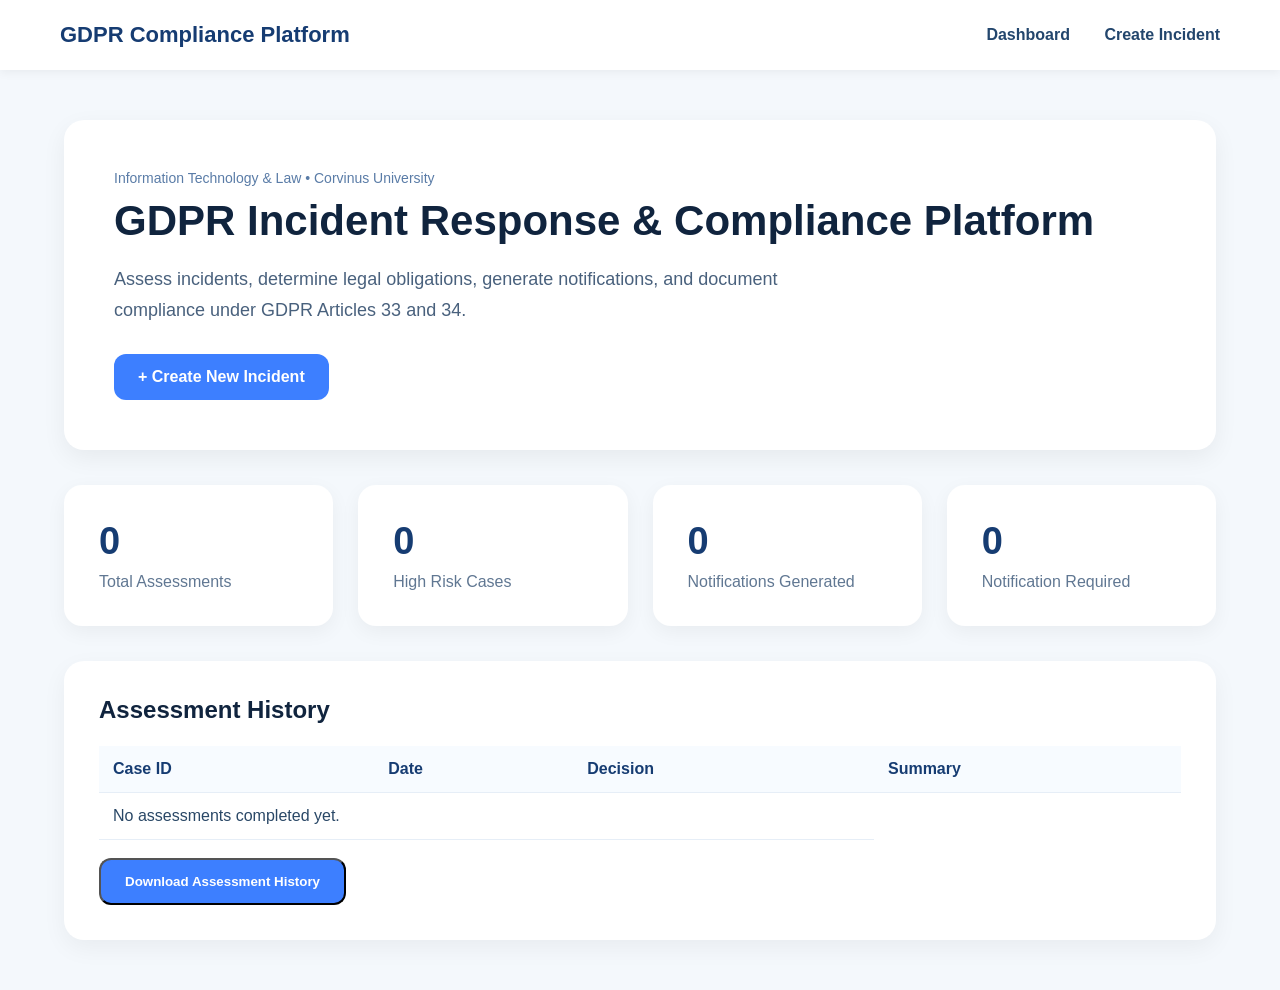
<file: index.html>
<!DOCTYPE html>
<html lang="en">
<head>
  <meta charset="UTF-8">
  <meta name="viewport" content="width=device-width, initial-scale=1">
  <title>GDPR Incident Response & Compliance Platform</title>
  <link rel="stylesheet" href="style.css">
</head>
<body>

  <header class="navbar">
    <div class="logo">
      <h2>GDPR Compliance Platform</h2>
    </div>
    
    <nav>
      <a href="index.html">Dashboard</a>
      <a href="incident.html">Create Incident</a>
    </nav>
  </header>

  <main class="dashboard">

    <section class="hero">
      <p class="tagline">Information Technology & Law • Corvinus University</p>
      <h1>GDPR Incident Response & Compliance Platform</h1>
      <p class="hero-text">
        Assess incidents, determine legal obligations, generate notifications,
        and document compliance under GDPR Articles 33 and 34.
      </p>

      <a href="incident.html" class="primary-btn">+ Create New Incident</a>
    </section>

    <section class="stats-grid">
      <div class="card">
        <h3 id="totalAssessments">0</h3>
        <p>Total Assessments</p>
      </div>

      <div class="card">
        <h3 id="highRiskCases">0</h3>
        <p>High Risk Cases</p>
      </div>

      <div class="card">
        <h3 id="notificationsGenerated">0</h3>
        <p>Notifications Generated</p>
      </div>

      <div class="card">
        <h3 id="notificationRequired">0</h3>
        <p>Notification Required</p>
      </div>
    </section>

    <section class="recent-section">
      <h2>Assessment History</h2>

      <table class="history-table">
        <thead>
          <tr>
            <th>Case ID</th>
            <th>Date</th>
            <th>Decision</th>
            <th>Summary</th>
          </tr>
        </thead>

        <tbody id="historyTableBody">
          <tr>
            <td colspan="3">No assessments completed yet.</td>
          </tr>
        </tbody>
      </table>
      <br>
        <button class="primary-btn" onclick="downloadHistory()">
          Download Assessment History
        </button>
    </section>

  </main>

  <script src="script.js"></script>

</body>
</html>
</file>
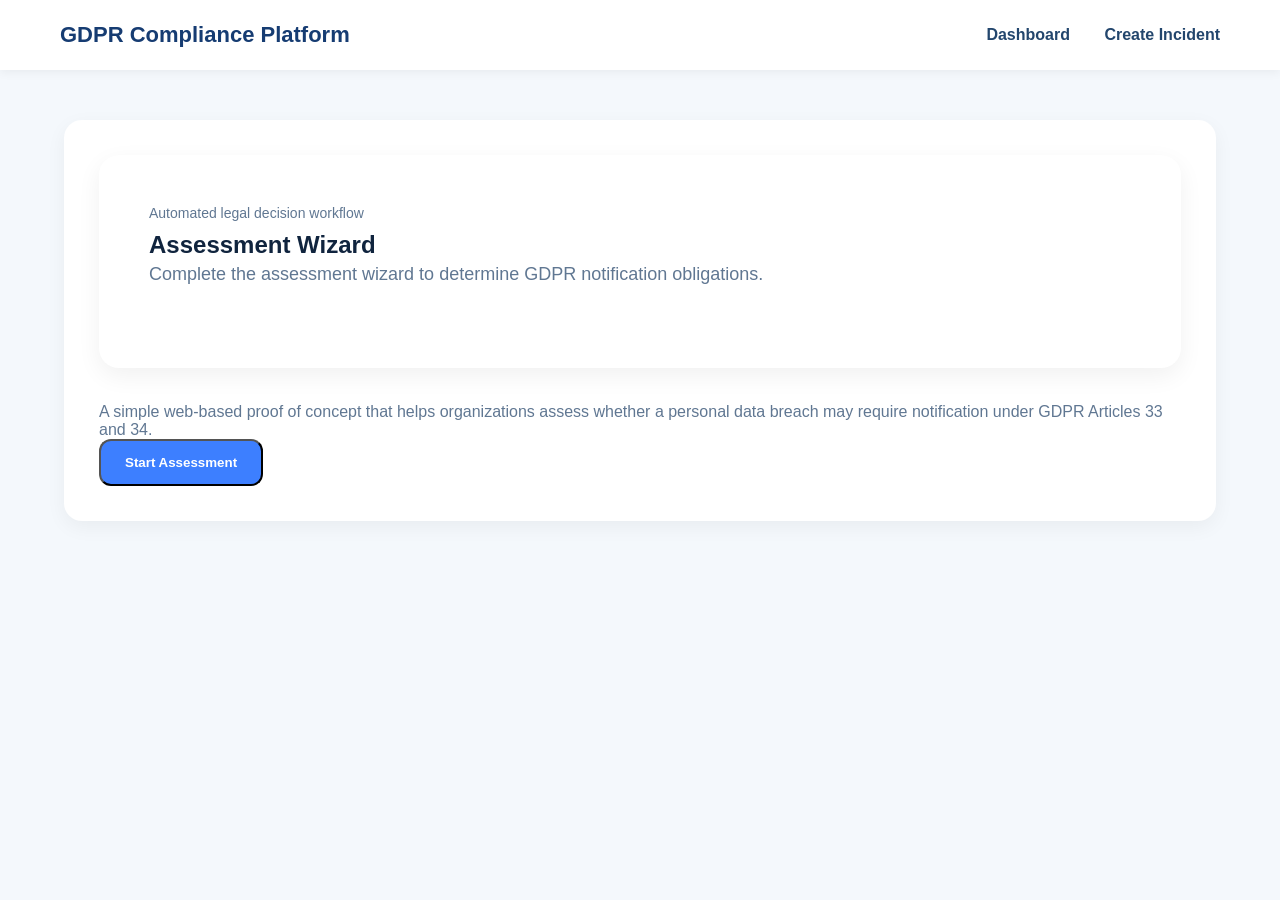
<file: assessment.html>
<!DOCTYPE html>
<html lang="en">
<head>
  <meta charset="UTF-8" />
  <meta name="viewport" content="width=device-width, initial-scale=1.0" />
  <title>GDPR Incident Assessment Module</title>
  <link rel="stylesheet" href="style.css" />
</head>
<body>
  <header class="navbar">
  <div class="logo">
    <h2>GDPR Compliance Platform</h2>
  </div>

  <nav>
    <a href="index.html">Dashboard</a>
    <a href="incident.html">Create Incident</a>
  </nav>
</header>

<main class="dashboard">
    <div class="card">
        <section class="hero">
        <p class="tagline">Automated legal decision workflow</p>
        <h2>Assessment Wizard</h2>
        <p class="hero-text">
            Complete the assessment wizard to determine GDPR notification obligations.
        </p>
        </section>

      

      <div id="caseSummary" class="case-summary-box" style="display:none;">

        <h2>Current Incident Case</h2>

        <p id="caseInfo"></p>

      </div>

      <p class="subtitle">
        A simple web-based proof of concept that helps organizations assess
        whether a personal data breach may require notification under GDPR
        Articles 33 and 34.
      </p>

      

        <div id="startSection">
            <button id="startBtn" class="primary-btn">Start Assessment</button>
        </div>


        <div id="questionSection" style="display: none;">
          <div id="progressContainer">
          <p id="progressText">Step 1 of 6</p>
          <div id="progressBar">
            <div id="progressFill"></div>
          </div>
        </div>
          <h2 id="questionTitle">Step 1: Personal Data</h2>
          <p id="questionText">Was personal data involved in the breach?</p>

          <div id="answerButtons">
            <button class="primary-btn" onclick="handleAnswer(true)">Yes</button>
            <button class="primary-btn" onclick="handleAnswer(false)">No</button>
          </div>

          <div id="dynamicOptions"></div>
        </div>

      <div id="resultSection" style="display: none;">
        <h2>Assessment Result</h2>

        <p id="resultDecision"></p>
        <p id="resultExplanation"></p>

        <div class="action-box" id="severityBox" style="display:none; margin-top:20px;">
          <h2>Severity Classification</h2>

          <p>
            <strong>Severity Score:</strong>
            <span id="severityScore"></span>
          </p>

          <p>
            <strong>Classification:</strong>
            <span id="severityLevel" class="severity-badge"></span>
          </p>
        </div>
        
        <div class="action-box" id="riskBox" style="display:none; margin-top:20px;">
          <h2>Identified Risks</h2>
          <ul id="riskList"></ul>
        </div>

        <div class="action-box" id="mitigationBox" style="display:none; margin-top:20px;">
          <h2>Recommended Mitigation Measures</h2>
          <ul id="mitigationList"></ul>
        </div>

         <div class="result-actions">
          <div class="button-row">
            <button id="authorityBtn" class="primary-btn"
              onclick="generateAuthorityNotification()">
              Generate Authority Notification Draft
            </button>

            <button id="userBtn" class="primary-btn"
              onclick="generateUserNotification()">
              Generate User Notification Draft
            </button>
          </div>

          <div class="button-row">
            <a href="report.html"
              id="reportBtn"
              class="primary-btn report-link">
              View Compliance Report →
            </a>
          </div>

          <div class="button-row">
            <button class="primary-btn" onclick="restart()">
              Reassess the case
            </button>
          </div>
        </div>

        <div id="notificationBox" style="display: none; margin-top: 20px;">
          <h3 id="notificationTitle"></h3>
          <p id="notificationText"></p>
        </div>

    </div>
  </main>

  <script src="assessment.js"></script>
</body>
</html>
</file>
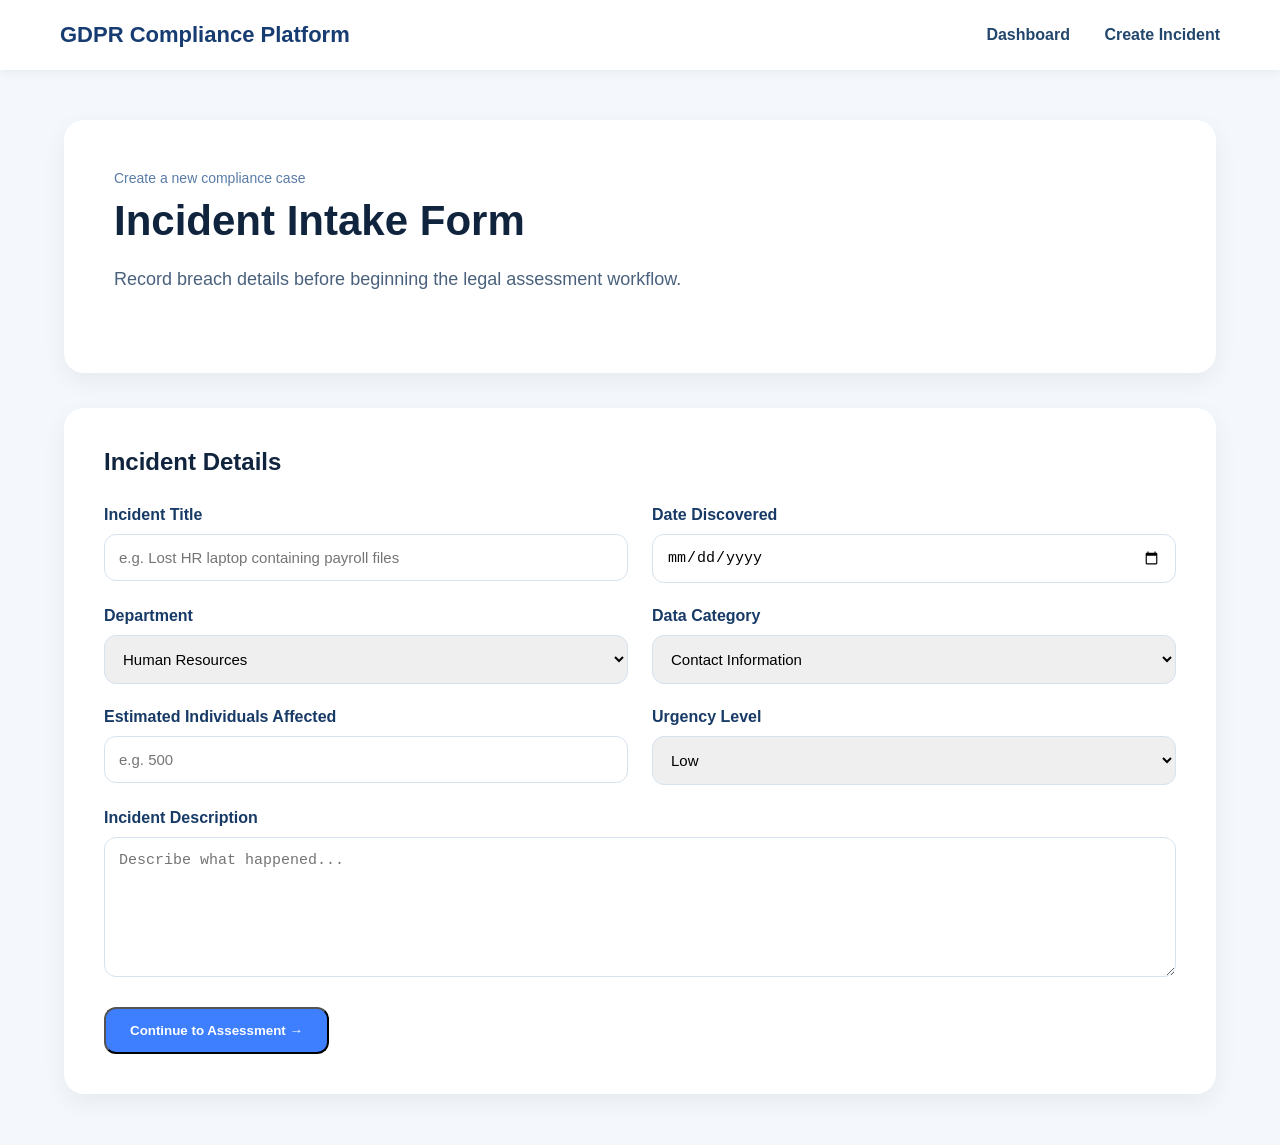
<file: incident.html>
<!DOCTYPE html>
<html lang="en">
<head>
  <meta charset="UTF-8">
  <meta name="viewport" content="width=device-width,initial-scale=1">
  <title>New Incident | GDPR Compliance Platform</title>
  <link rel="stylesheet" href="style.css">
</head>
<body>

<header class="navbar">
  <div class="logo">
    <h2>GDPR Compliance Platform</h2>
  </div>

  <nav>
    <a href="index.html">Dashboard</a>
    <a href="incident.html">Create Incident</a>
  </nav>
</header>

<main class="dashboard">

  <section class="hero">
    <p class="tagline">Create a new compliance case</p>
    <h1>Incident Intake Form</h1>
    <p class="hero-text">
      Record breach details before beginning the legal assessment workflow.
    </p>
  </section>

  <section class="form-card">

    <h2>Incident Details</h2>

    <div class="form-grid">

      <div class="input-group">
        <label>Incident Title</label>
        <input id="incidentTitle" type="text" placeholder="e.g. Lost HR laptop containing payroll files">
      </div>

    <div class="input-group">
    <label>Date Discovered</label>
    <input id="incidentDate" type="date">
    </div>

      <div class="input-group">
        <label>Department</label>
        <select id="incidentDepartment">
          <option>Human Resources</option>
          <option>Finance</option>
          <option>IT</option>
          <option>Legal</option>
          <option>Operations</option>
        </select>
      </div>

      <div class="input-group">
        <label>Data Category</label>
        <select id="incidentCategory">
          <option>Contact Information</option>
          <option>Financial Data</option>
          <option>Health Data</option>
          <option>Employee Records</option>
          <option>Mixed Personal Data</option>
        </select>
      </div>

      <div class="input-group">
        <label>Estimated Individuals Affected</label>
        <input id="incidentCount" type="number" placeholder="e.g. 500">
      </div>

      <div class="input-group">
        <label>Urgency Level</label>
        <select id="incidentUrgency">
          <option>Low</option>
          <option>Medium</option>
          <option>High</option>
          <option>Critical</option>
        </select>
      </div>

    </div>

    <div class="input-group full-width">
      <label>Incident Description</label>
      <textarea id="incidentDescription" placeholder="Describe what happened..."></textarea>
    </div>

    <button type="button" class="primary-btn" onclick="saveIncident()">
        Continue to Assessment →
    </button>   

  </section>

</main>
<script src="script.js"></script>
</body>
</html>
</file>
<file: style.css>
*{
  margin:0;
  padding:0;
  box-sizing:border-box;
}

body{
  font-family: Arial, sans-serif;
  background:#f4f8fc;
  color:#10243e;
}

.navbar{
  background:white;
  display:flex;
  justify-content:space-between;
  align-items:center;
  padding:22px 60px;
  box-shadow:0 2px 10px rgba(0,0,0,0.06);
}

.logo h2{
  font-size:22px;
  color:#163c72;
}

nav a{
  text-decoration:none;
  margin-left:30px;
  color:#23466d;
  font-weight:600;
}

nav a:hover{
  color:#3d7fff;
}

.dashboard{
  width:90%;
  max-width:1200px;
  margin:50px auto;
}

.hero{
  background:white;
  padding:50px;
  border-radius:20px;
  box-shadow:0 8px 24px rgba(0,0,0,0.06);
  margin-bottom:35px;
}

.tagline{
  color:#5a7ca7;
  margin-bottom:10px;
  font-size:14px;
}

.hero h1{
  font-size:42px;
  margin-bottom:18px;
  line-height:1.2;
}

.hero-text{
  font-size:18px;
  line-height:1.7;
  color:#49617d;
  max-width:700px;
  margin-bottom:28px;
}

.primary-btn{
  display:inline-block;
  background:#3d7fff;
  color:white;
  padding:14px 24px;
  border-radius:12px;
  text-decoration:none;
  font-weight:bold;
}

.primary-btn:hover{
  background:#2f69d3;
}

.stats-grid{
  display:grid;
  grid-template-columns:repeat(4,1fr);
  gap:25px;
  margin-bottom:35px;
}

.card{
  background:white;
  padding:35px;
  border-radius:18px;
  box-shadow:0 6px 20px rgba(0,0,0,0.05);
}

.card h3{
  font-size:38px;
  color:#163c72;
  margin-bottom:10px;
}

.card p{
  color:#607792;
}

.recent-section{
  background:white;
  padding:35px;
  border-radius:20px;
  box-shadow:0 8px 24px rgba(0,0,0,0.05);
}

.recent-section h2{
  margin-bottom:22px;
}

.activity-card{
  padding:18px 0;
  border-bottom:1px solid #e6eef7;
}

.activity-card:last-child{
  border-bottom:none;
}

.activity-card strong{
  display:block;
  margin-bottom:8px;
}

.activity-card p{
  color:#637a95;
}

.form-card{
  background:white;
  padding:40px;
  border-radius:20px;
  box-shadow:0 8px 24px rgba(0,0,0,0.06);
}

.form-card h2{
  margin-bottom:30px;
}

.form-grid{
  display:grid;
  grid-template-columns:repeat(2,1fr);
  gap:24px;
  margin-bottom:24px;
}

.input-group{
  display:flex;
  flex-direction:column;
}

.input-group label{
  margin-bottom:10px;
  font-weight:600;
  color:#173a66;
}

.input-group input,
.input-group select,
.input-group textarea{
  padding:14px;
  border:1px solid #d6e2ef;
  border-radius:12px;
  font-size:15px;
  outline:none;
}

.input-group input:focus,
.input-group select:focus,
.input-group textarea:focus{
  border-color:#3d7fff;
}

textarea{
  min-height:140px;
  resize:vertical;
}

.full-width{
  margin-bottom:30px;
}

.action-box{
  background:#f7fbff;
  padding:28px;
  border-radius:16px;
  border:1px solid #d9e8f7;
}

.action-box h2{
  margin-bottom:18px;
}

.action-box ul{
  padding-left:22px;
}

.action-box li{
  margin-bottom:12px;
  color:#294766;
}

.report-link{
  display:inline-block;
  text-decoration:none;
  color:white;
  background:#163c72;
  padding:14px 22px;
  border-radius:12px;
  font-weight:bold;
}
.case-summary-box{
  background:#f7fbff;
  border:1px solid #d9e8f7;
  border-radius:16px;
  padding:24px;
  margin-bottom:28px;
}

.case-summary-box h2{
  margin-bottom:18px;
  color:#163c72;
}

.case-summary-box p{
  margin-bottom:10px;
  color:#294766;
  line-height:1.6;
}

.severity-card{
  background:#f7fbff;
  border:1px solid #d9e8f7;
  border-radius:16px;
  padding:28px;
}

.severity-card h2{
  margin-bottom:12px;
}

#severityScore{
  font-size:40px;
  font-weight:bold;
  color:#163c72;
  margin-bottom:14px;
}

.badge{
  display:inline-block;
  padding:8px 14px;
  border-radius:999px;
  font-weight:bold;
  font-size:14px;
}

.badge.high{
  background:#ffe5e5;
  color:#b42318;
}

.badge.moderate{
  background:#fff4d6;
  color:#9a6700;
}

.badge.low{
  background:#e8f7ef;
  color:#157347;
}

.history-table{
  width:100%;
  border-collapse:collapse;
  margin-top:20px;
}

.history-table th,
.history-table td{
  text-align:left;
  padding:14px;
  border-bottom:1px solid #e6eef7;
}

.history-table th{
  color:#163c72;
  font-weight:bold;
  background:#f7fbff;
}

.history-table td{
  color:#294766;
}

.severity-badge{
  display:inline-block;
  padding:6px 14px;
  border-radius:999px;
  font-weight:bold;
  color:white;
  margin-left:8px;
}

.severity-low{
  background:#2e9d57;
}

.severity-moderate{
  background:#d9a404;
}

.severity-high{
  background:#e67e22;
}

.severity-critical{
  background:#d64545;
}

.result-actions {
  display: flex;
  gap: 14px;
  flex-wrap: wrap;
  margin-top: 20px;
}

.primary-btn.active-btn {
  background: #1e3a8a;
  transform: scale(0.98);
  opacity: 0.9;
}

.result-actions {
  display: flex;
  flex-direction: column;
  gap: 14px;
  margin-top: 20px;
}

.button-row {
  display: flex;
  gap: 14px;
  flex-wrap: wrap;
}
</file>
